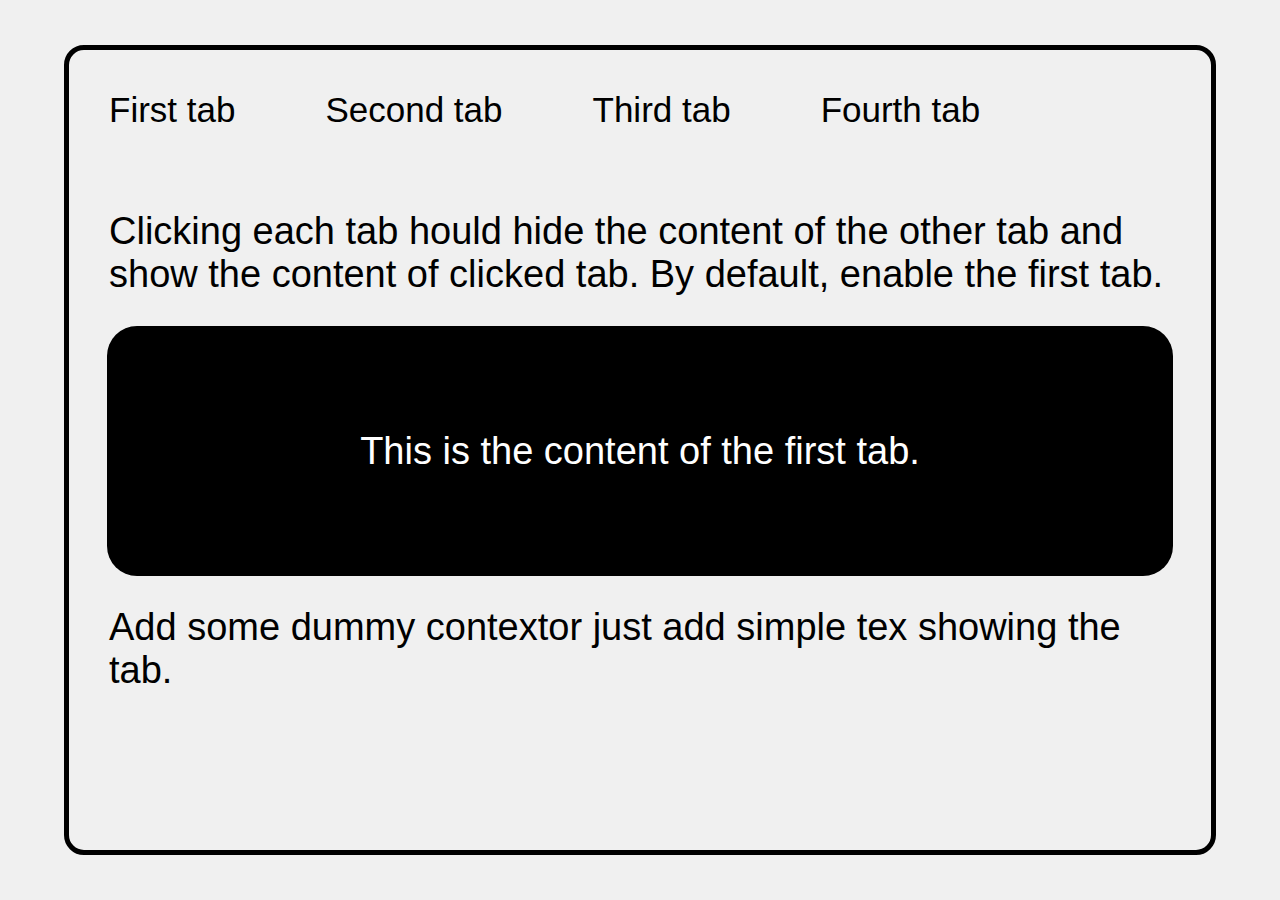
<file: frontEnd/10 - Tabs/index.html>
<!DOCTYPE html>
<html lang="en">
<head>
    <meta charset="UTF-8">
    <meta name="viewport" content="width=device-width, initial-scale=1.0">
    <title>Tabs</title>
    <link rel="stylesheet" href="style.css">
</head>
<body>
    <div class="tabs">
        <nav>
            <ul>
                <li class="tabb" id='first'><a href="#tab1">First tab</a></li>
                <li class="tabb"  id="second" ><a href="#tab2">Second tab</a></li>
                <li class="tabb"  id="third"><a href="#tab3">Third tab</a></li>
                <li class="tabb" id="fourth"><a href="#tab4">Fourth tab</a></li>
            </ul>
        </nav>
        <div class="tab-content">
            <p>Clicking each tab hould hide the content of the other tab and show the content of clicked tab. By default, enable the first tab.</p>
            <div class="content">
                <div id="tab1" class="tab">
                    <p>This is the content of the first tab.</p>
                </div>
                <div id="tab2" class="tab">
                    <p>This is the content of the second tab.</p>
                </div>
                <div id="tab3" class="tab">
                    <p>This is the content of the third tab.</p>
                </div>
                <div id="tab4" class="tab">
                    <p>This is the content of the fourth tab.</p>
                </div>
            </div>
            <p>Add some dummy contextor just add simple tex showing the tab.</p>
        </div>

    </div>
    <script src="script.js"></script>
</body>
</html>
</file>
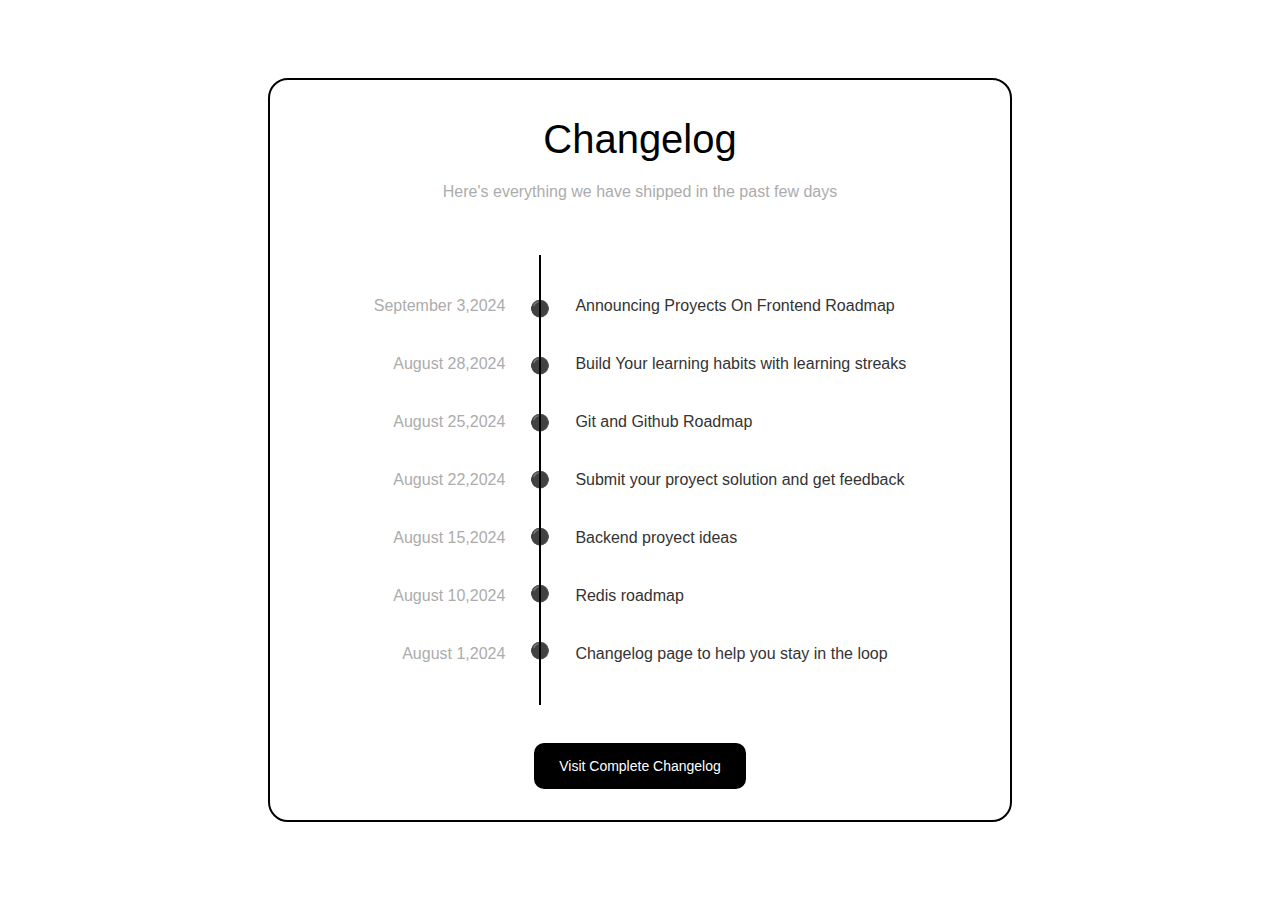
<file: frontEnd/4-Changelog-Component/index.html>
<!DOCTYPE html>
<html lang="en">
<head>
    <meta charset="UTF-8">
    <meta name="viewport" content="width=device-width, initial-scale=1.0">
    <title>Changelog Component</title>
    <link rel="stylesheet" href="style.css">
</head>
<body>
    <div class="changelog">
        <h1>Changelog</h1>
        <h3>Here's everything we have shipped in the past few days</h3>
        <div class="component">
            <div class="class header">
                <span>September 3,2024</span>
                <span>August 28,2024</span>
                <span>August 25,2024</span>
                <span>August 22,2024</span>
                <span>August 15,2024</span>
                <span>August 10,2024</span>
                <span>August 1,2024</span>
            </div>
            <div class="class middle">
                <span class="line"></span>
                <span>⚫</span>
                <span>⚫</span>
                <span>⚫</span>
                <span>⚫</span>
                <span>⚫</span>
                <span>⚫</span>
                <span>⚫</span>
            </div>
            <div class="class description">
                <span>Announcing Proyects On Frontend Roadmap</span>
                <span>Build Your learning habits with learning streaks</span>
                <span>Git and Github Roadmap</span>
                <span>Submit your proyect solution and get feedback</span>
                <span>Backend proyect ideas</span>
                <span>Redis roadmap</span>
                <span>Changelog page to help you stay in the loop</span>
            </div>
        </div>
        <button>Visit Complete Changelog</button>

    </div>
</body>
</html>
</file>
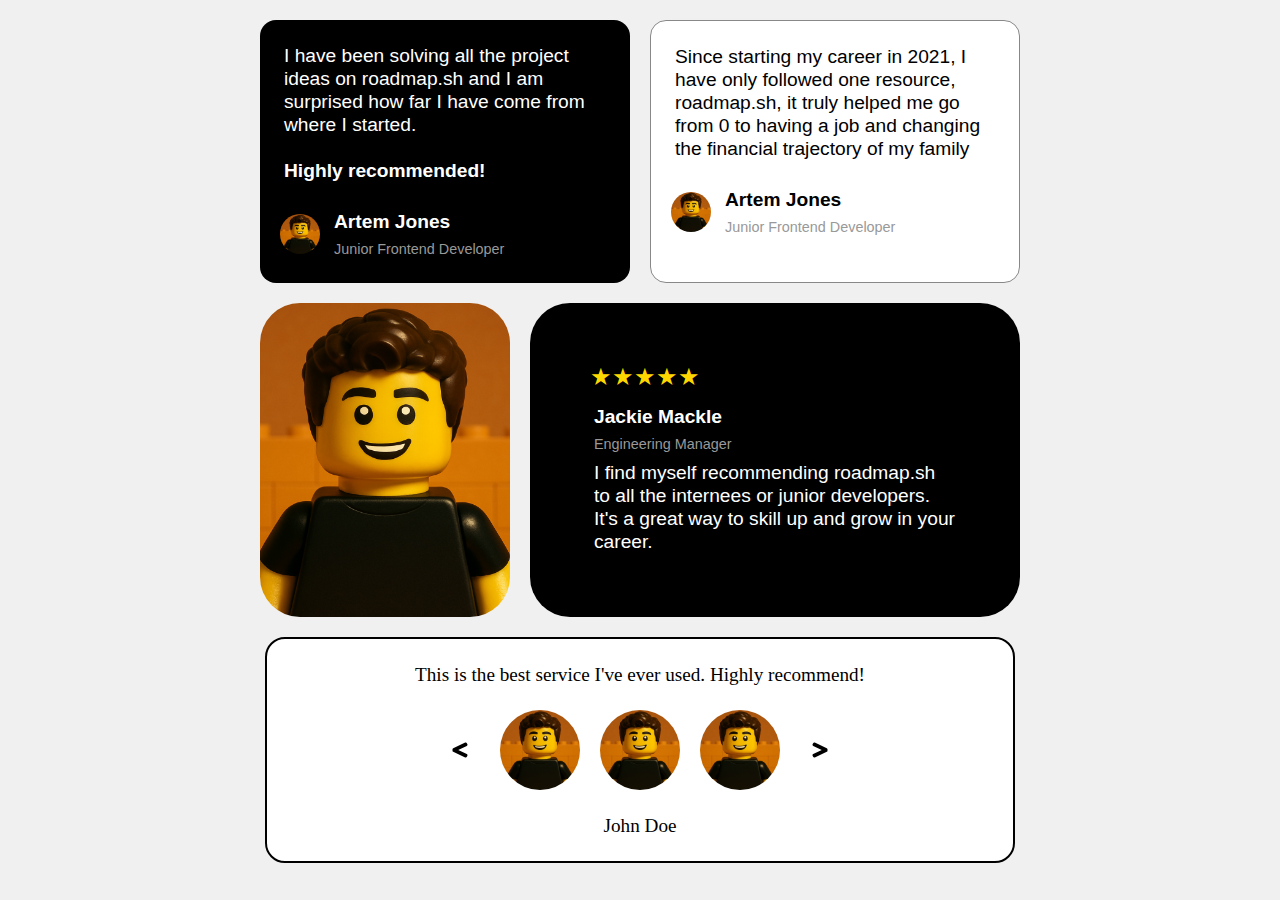
<file: frontEnd/5-Testimonial-Cards/index.html>
<!DOCTYPE html>
<html lang="en">
<head>
    <meta charset="UTF-8">
    <meta name="viewport" content="width=device-width, initial-scale=1.0">
    <title>Testimonial Cards</title>
    <link rel="stylesheet" href="style.css">
</head>
<body>
    <div class="testimonials-grid">
        <!-- Testimonio 1 -->
        <div class="testimonial dark">
          <p>I have been solving all the project ideas on roadmap.sh and I am surprised how far I have come from where I started.<br><br><strong>Highly recommended!</strong></p>
          <div class="user-info">
            <img src="./assets/lego-me.PNG" alt="Artem" />
            <div>
              <p class="name">Artem Jones</p>
              <p class="role">Junior Frontend Developer</p>
            </div>
          </div>
        </div>
      
        <!-- Testimonio 2 -->
        <div class="testimonial light">
          <p>Since starting my career in 2021, I have only followed one resource, roadmap.sh, it truly helped me go from 0 to having a job and changing the financial trajectory of my family</p>
          <div class="user-info">
            <img src="./assets/lego-me.PNG" alt="Artem 2" />
            <div>
              <p class="name">Artem Jones</p>
              <p class="role">Junior Frontend Developer</p>
            </div>
          </div>
        </div>
      
        <!-- Testimonio 3 -->
        <div class="testimonial large">
          <img src="./assets/lego-me.PNG" alt="Jackie" class="photo" />
          <div class="content">
            <div class="stars">★★★★★</div>
            <p class="name">Jackie Mackle</p>
            <p class="role">Engineering Manager</p>
            <p>I find myself recommending roadmap.sh to all the internees or junior developers. It's a great way to skill up and grow in your career.</p>
          </div>
        </div>
      </div>

      <div class="alterTestimonial">
        <div class="testimonio">
            <p class="testimonio1"> I find myself recommending roadmap.sh to all the internees or junior developers. It's a great way to skill up and grow in your career.</p>
        </div>
        <div class="photo">
            <button class="less"></button>
            <img src="./assets/lego-me.PNG" alt="Artem" />
            <img src="./assets/lego-me.PNG" alt="Artem" />
            <img src="./assets/lego-me.PNG" alt="Artem" />
            <button class="more"></button>
        </div>
        <p class="nombre1">Alter Jhon</p>
      </div>
      <script src="./script.js"></script>
</body> 
</html>
</file>
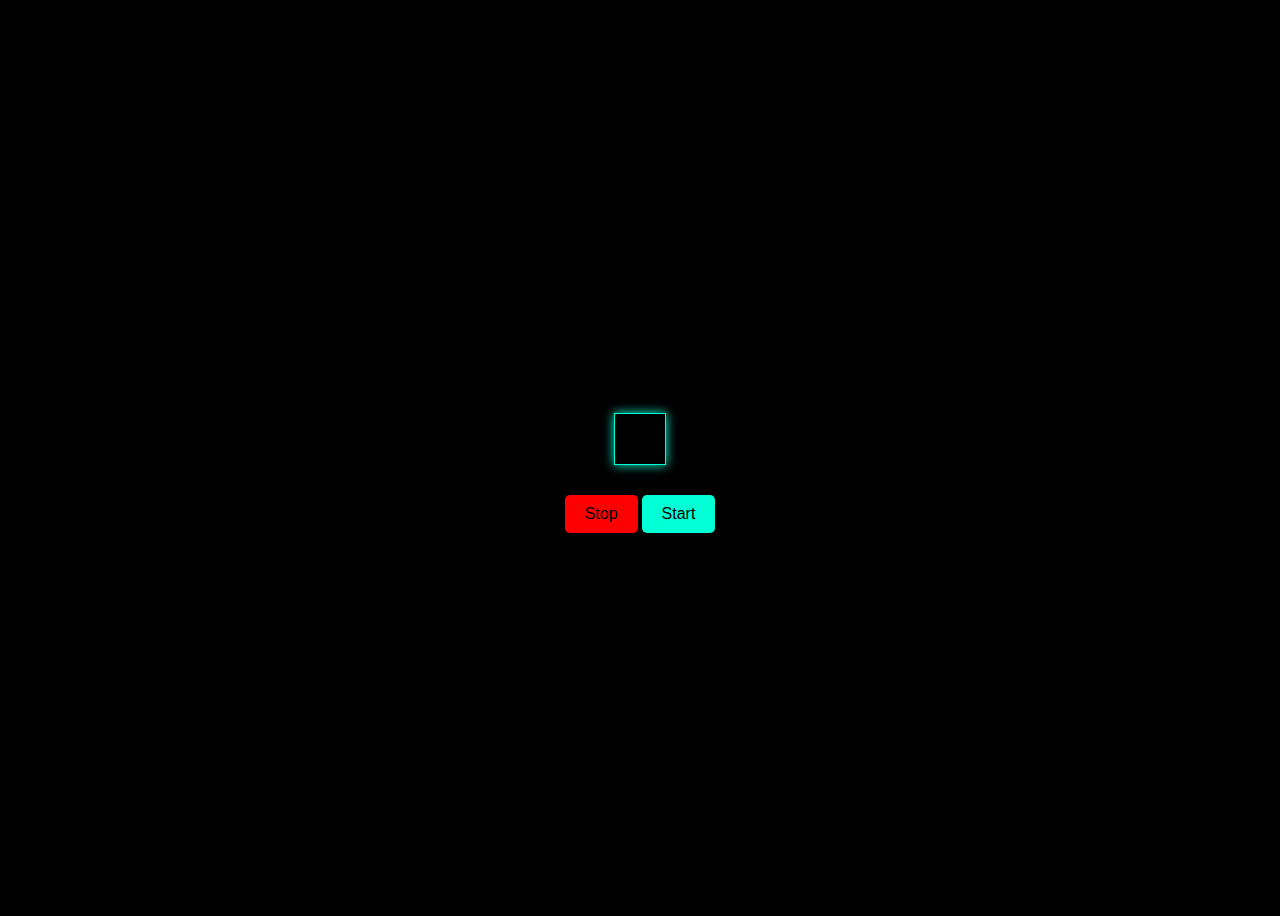
<file: frontEnd/animation practice/index.html>
<!DOCTYPE html>
<html lang="en">
<head>
    <meta charset="UTF-8">
    <meta name="viewport" content="width=device-width, initial-scale=1.0">
    <title>Animation practice</title>
    <link rel="stylesheet" href="style.css">
    <script src="script.js" defer></script>
</head>
<body>
    <div class="square" id="square"></div>
    <div class="buttons">
        <button id="stop">Stop</button>
        <button id="start">Start</button>
    </div>
</body>
</html>
</file>
<file: frontEnd/10 - Tabs/style.css>
*{
    box-sizing: border-box;
    margin: 0;
    padding: 0;
}

a{
    text-decoration: none;
    color: black;
    font-size: 35px;
    transition: text-decoration 1s ease-in-out; 
}

p{
    font-size: 38px;
    padding: 30px;
    text-align: left;
}

body{
    font-family: popins, sans-serif;
    background-color: #f0f0f0;
    display: flex;
    justify-content: center;
    align-items: center;
    height: 100vh;
}

.tabs{
    border: 5px solid black;
    padding: 10px;
    height: 90vh;
    border-radius: 20px;
    height: 90%;
    width: 90%;
}

nav{
    display: flex;
    justify-content: space-between;
    margin-bottom: 20px;
}

nav ul{
    list-style: none;
    display: flex;
    gap: 30px;
    justify-content: left;
    align-items: center;
    width: 100%;
}

nav ul li{
    padding: 30px;
    background-color: #f0f0f0;
    transition: all 0.3s ease;
}

nav a:active, /* O nav a:focus */
nav a:hover {
  text-decoration: underline; 
  text-decoration-color: rgb(0, 0, 0);
  text-decoration-thickness: 4px;
  text-underline-offset: 8px;
}

.tabb:hover ~ li a{
    color: gray;
}

.tabb:has( ~ li a:hover){
    color: gray;
}


.tab-content{
    display: flex;
    flex-direction: column;
    justify-content: center;
    align-items: center;
}

.content{
    background-color: black;
    display: flex;
    justify-content: center;
    align-items: center;
    height: 250px;
    width: 95%;
    color: white;
    border-radius: 30px;
}

.content #tab2{
    display: none;
}
.content #tab3{
    display: none;
}
.content #tab4{
    display: none;
}
</file>
<file: frontEnd/4-Changelog-Component/style.css>
body{
    background-color: white;
    font-family: Arial, sans-serif;
    font-weight: 400;
    color: #333;
    margin: 0;
    padding: 0;
    display: flex;
    justify-content: center;
    align-items: center;
    font-size: 16px;
    height: 100vh;
}

.changelog{
    border: 2px solid black ;
    width: 700px;
    height: 700px;
    display: flex;
    justify-content: center;
    align-items: center;
    flex-direction: column;
    padding: 20px;
    border-radius: 20px;
}

.changelog h1{
    color: black;
    font-size: 40px;
    font-weight: 300;
    margin: 5px
}

.changelog h3{
    color: rgb(172, 172, 172);
    font-size: 16px;
    font-weight: 300;
}

.component{
    display: flex;
    flex-direction: row;
    justify-content: center;
    align-items: center;
    gap: 25px;
    padding: 80px 0;
}

.class{
    display: flex;
    align-items: center;
    flex-direction: column;
    gap: 40px;
}

.header{
    color: rgb(172, 172, 172);
    display: flex;
    align-items: end;
    justify-content: center;
}

.middle{
    display: flex;
    align-items: center;
    justify-content: center;
    gap: 38px;
}

.line{
    position: absolute;
    border: none;
    width: 2px;
    height: 450px;
    background-color: black;
}

.description{
    display: flex;
    align-items:baseline;
    justify-content: center;
}

button{
    background-color: black;
    color: white;
    border: none;
    padding: 15px 25px;
    border-radius: 10px;
    cursor: pointer;
    font-size: 14px;
}
</file>
<file: frontEnd/5-Testimonial-Cards/style.css>
*{
    margin: 0;
    padding: 0;
    box-sizing: border-box;
}

p{
    padding: 4px;
    font-size: 1.2em;
    line-height: 1.2em;
}

img{
    width:100px;
    border-radius: 50%;
    object-fit: cover;
    
}

button{
    background-color: transparent;
    border: none;
}

body{
    display: flex;
    justify-content: center;
    align-items: center;
    background-color: #f0f0f0;
    flex-direction: column;
}

.testimonials-grid {
    display: grid;
    width: 800px;
    grid-template-columns: 1fr;
    gap: 20px;
    padding: 20px;
    font-family: sans-serif;
  }
  
  @media (min-width: 768px) {
    .testimonials-grid {
      grid-template-columns: repeat(2, 1fr);
    }
  
    .testimonial.large {
      grid-column: span 2;
      display: flex;
      align-items: center;
      gap: 20px;
    }
  }
  
  .testimonial {
    border-radius: 16px;
    padding: 20px;
  }
  
  .testimonial.dark {
    background: #000;
    color: white;
  }
  
  .testimonial.light {
    background: white;
    border: 1px solid #888;
    color: #000;
  }
  
  .testimonial.large {
    color: white;
    padding: 0;
    overflow: hidden;
  }
  
  .testimonial.large .photo {
    width: 100%;
    max-width: 250px;
    height: 100%;
    border-radius: 40px;
    object-fit: cover;
  }
  
  .testimonial.large .content {
    padding: 60px;
    background: #000;
    border-radius: 40px;
  }
  
  .stars {
    color: gold;
    font-size: 1.5em;
    margin-bottom: 10px;
  }
  
  .user-info {
    display: flex;
    align-items: center;
    gap: 10px;
    margin-top: 20px;
  }
  
  .user-info img {
    width: 40px;
    height: 40px;
    border-radius: 50%;
  }
  
  .name {
    font-weight: bold;
    margin: 0;
  }
  
  .role {
    font-size: 0.9em;
    color: #999;
    margin: 0;
  }
  
  .alterTestimonial{
    display: flex;
    justify-content: center;
    align-items: center;
    flex-direction: column;
    gap: 20px;
    background-color: white;
    border: 2px solid black;
    padding: 20px;
    border-radius: 20px;
    width: 750px;
  }

  .alterTestimonial .photo{
    display: flex;
    justify-content: center;
    align-items: center;
    gap: 20px;
  }
  .alterTestimonial img{
    width: 80px;
    height: 80px;
    border-radius: 50%;
    object-fit: cover;
  }

  .alterTestimonial .less{
    background-image: url(./assets/less-than.svg);
    background-repeat: no-repeat;
    background-size: 20px;
    background-position: center;
    width: 40px;
    height: 40px;
    border: none;
    background-color: none;
    cursor: pointer;
  }

  .alterTestimonial .more{
    background-image: url(./assets/greater-than.svg);
    background-repeat: no-repeat;
    background-size: 20px;
    background-position: center;
    width: 40px;
    height: 40px;
    border: none;
    background-color: none;
    cursor: pointer;
  }

  .alterTestimonial p{
    font-size: 1.2em;
    line-height: 1.2em;
    text-align: center;
  }
</file>
<file: frontEnd/animation practice/style.css>
body{
    display: flex;
    justify-content: center;
    align-items: center;
    background-color: black;
    height: 100vh;
    flex-direction: column;
}

.square{
    margin: 30px;
    width: 50px;
    height: 50px;
    border: 1px solid rgb(0, 255, 213);
    box-shadow: 0 0 10px rgb(0, 255, 213);
    animation: 2s spin ease-in-out infinite running;
}

button{
    padding: 10px 20px;
    border: none;
    background-color: rgb(0, 255, 213);
    color: black;
    font-size: 16px;
    cursor: pointer;
    border-radius: 5px;
}

button:nth-child(1){
    background-color: rgb(255, 0, 0);
}

@keyframes spin{
    33%{
        transform: rotateX(180deg);
    }

    66%{
        transform: rotateY(180deg);
    }

    100%{
        transform: rotate(360deg)
    }
}
</file>
